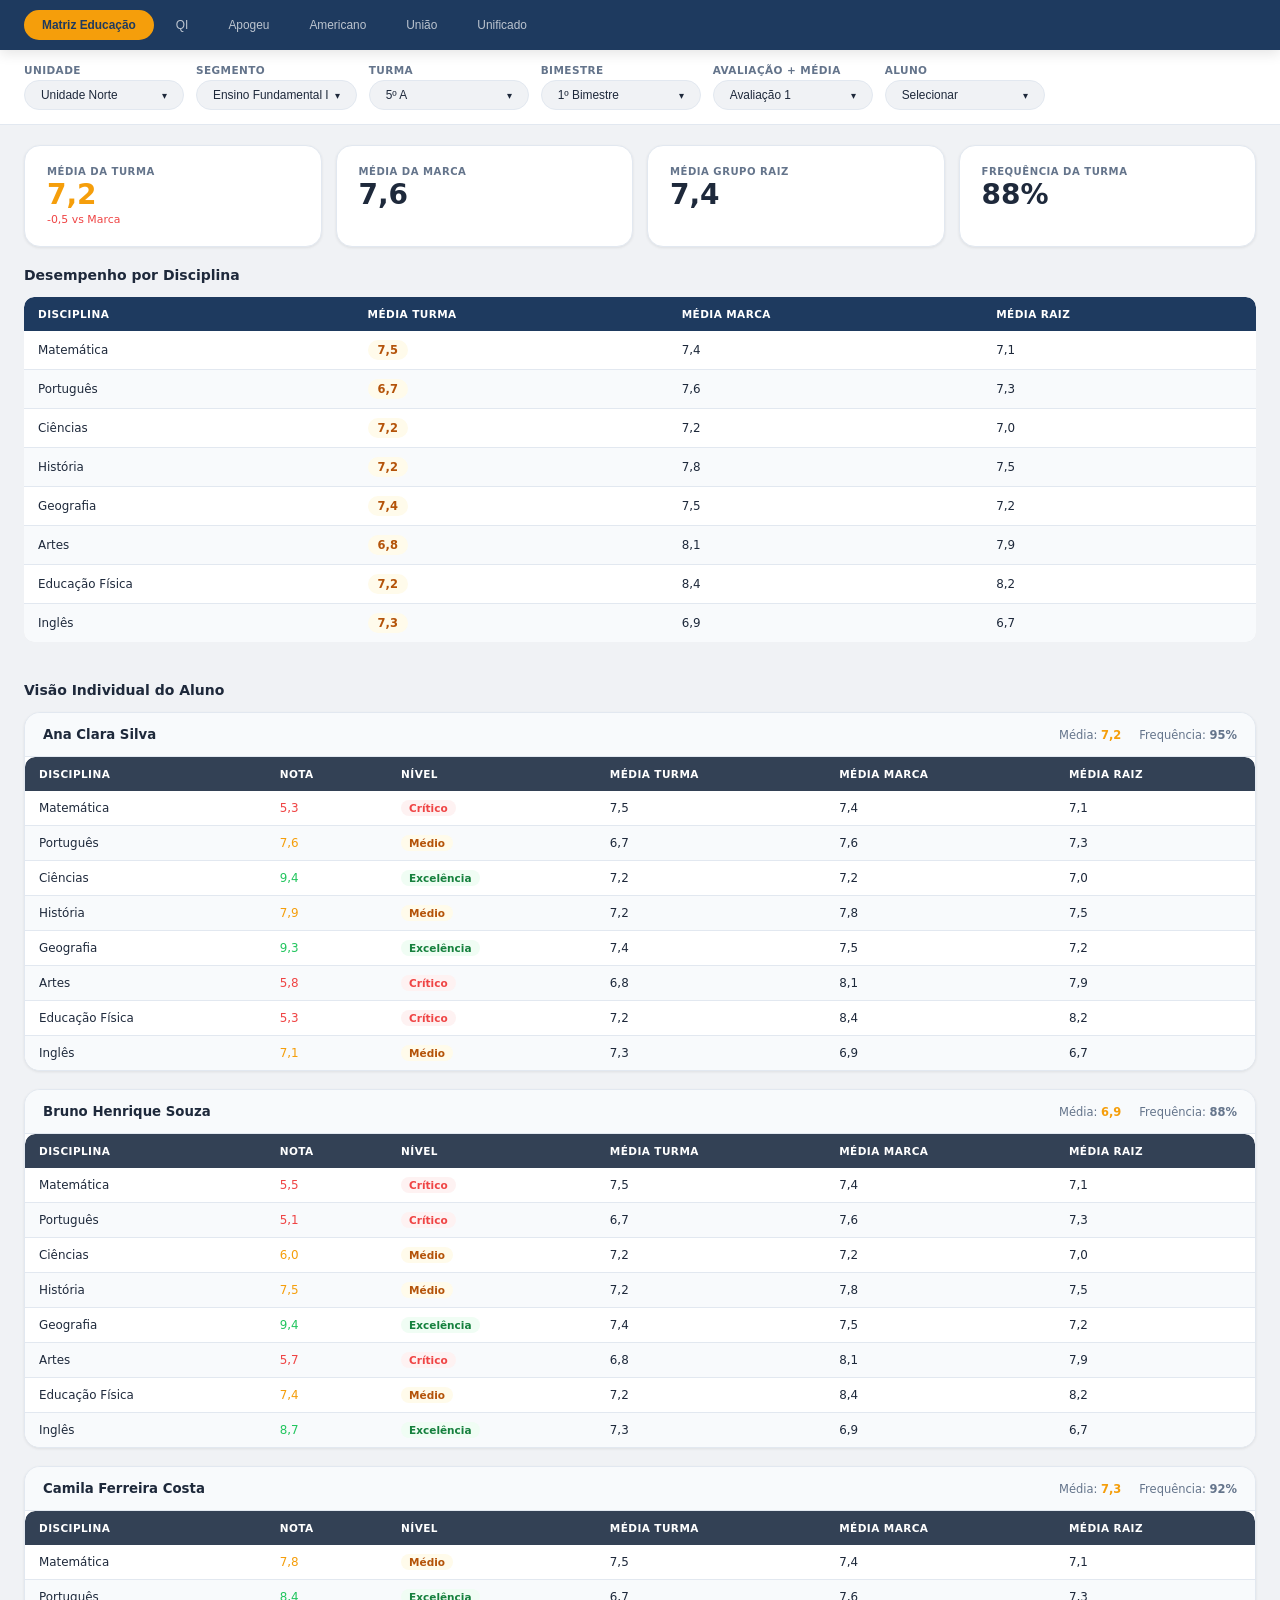
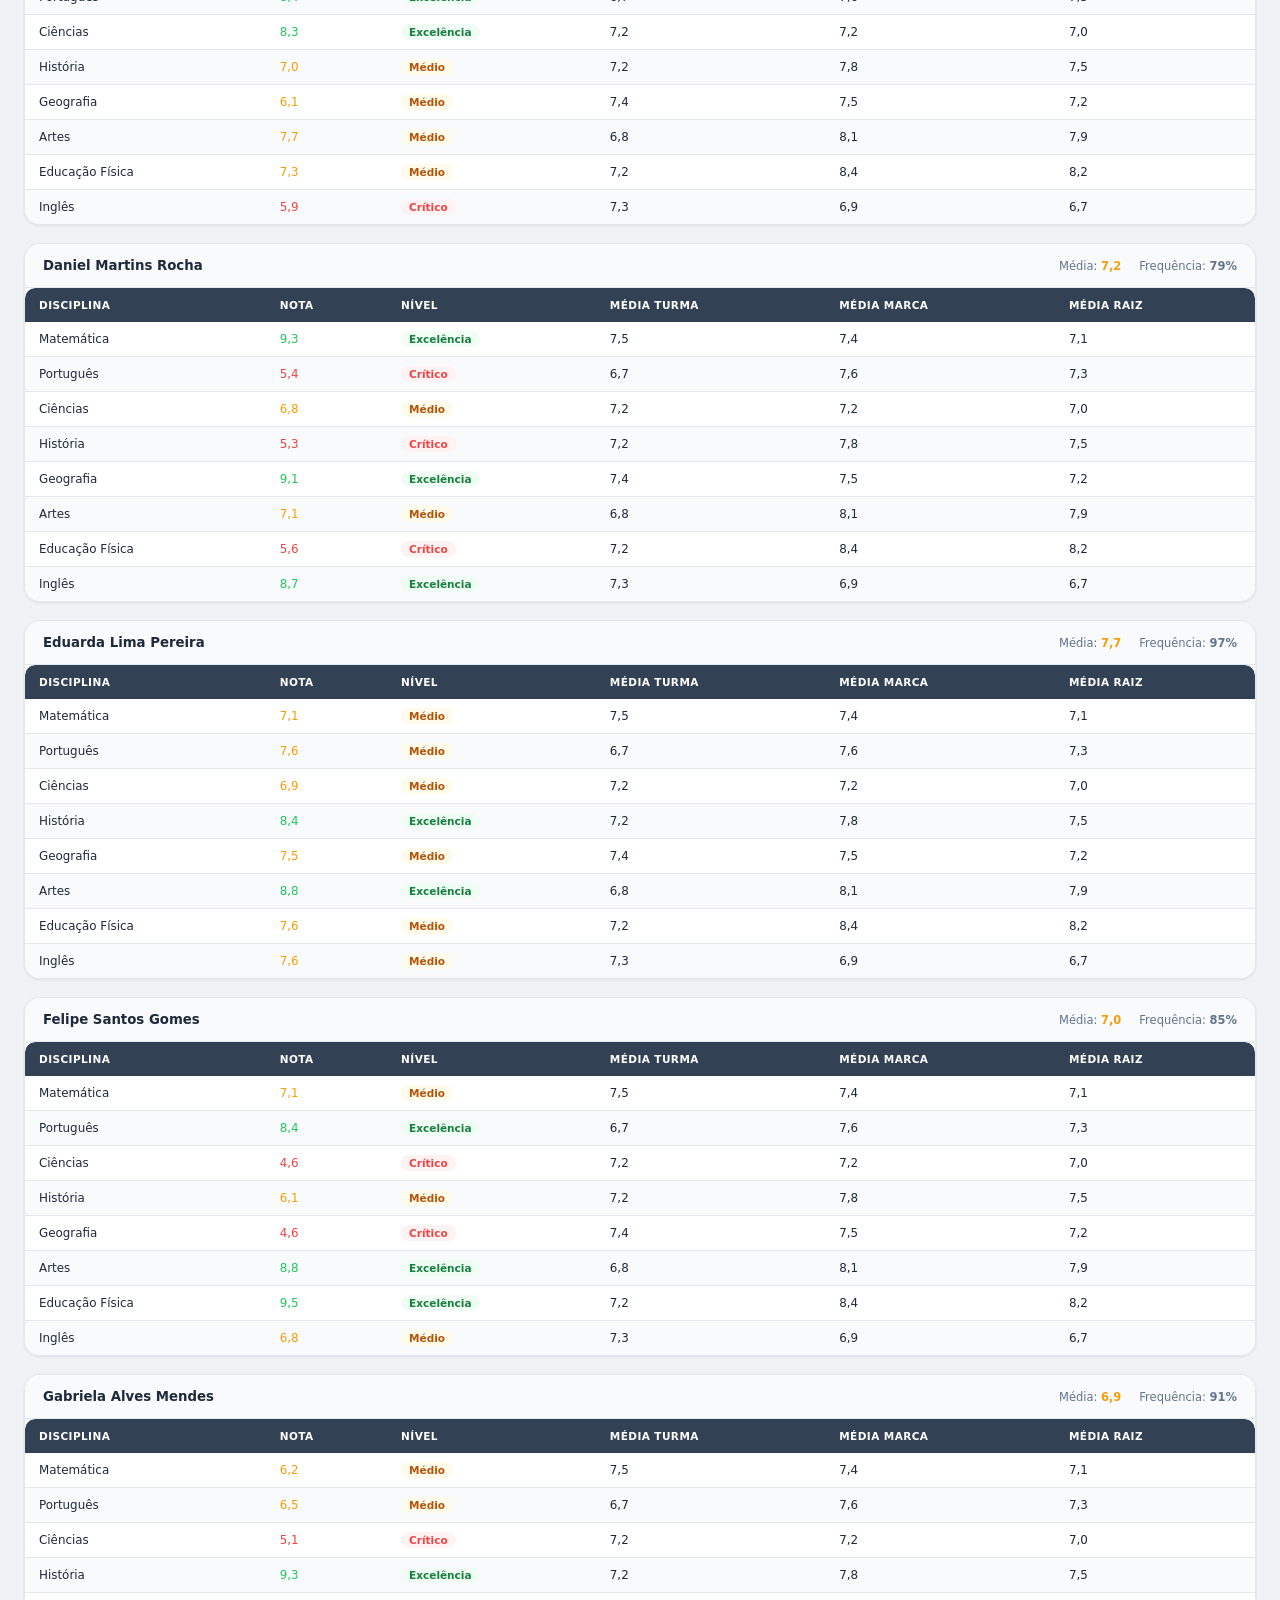
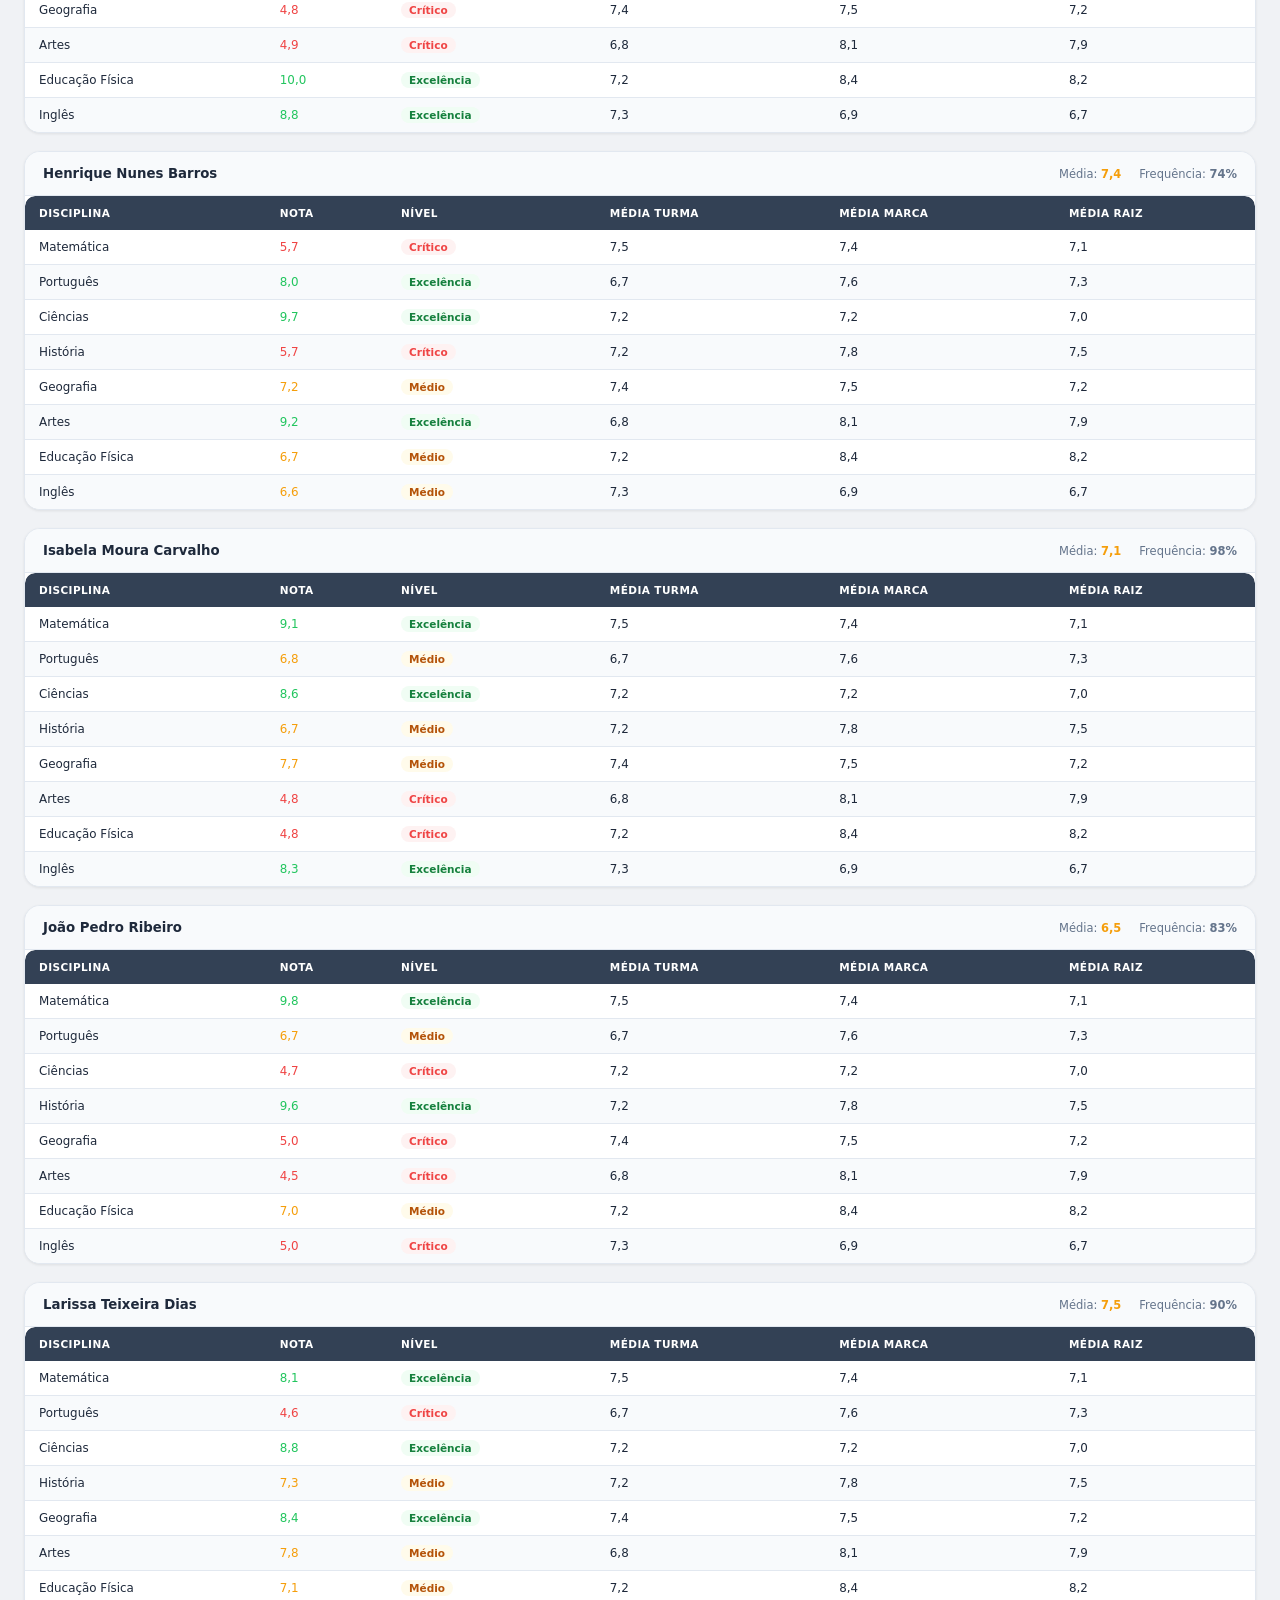
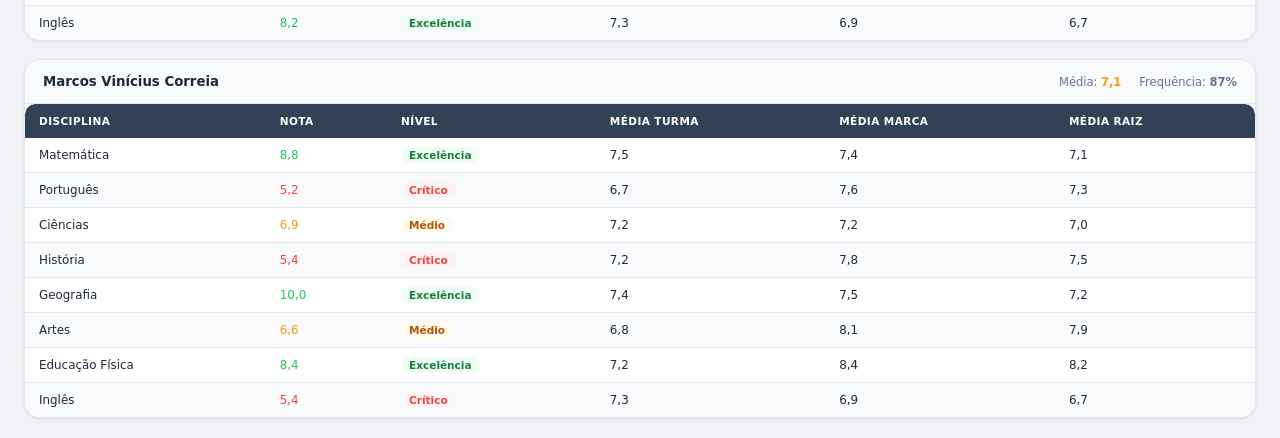
<file: index.html>
<!DOCTYPE html>
<html lang="pt-BR">
<head>
  <meta charset="UTF-8" />
  <meta name="viewport" content="width=device-width, initial-scale=1.0" />
  <title>Dashboard Pedagógico</title>
  <link rel="stylesheet" href="style.css" />
</head>
<body>

  <!-- Brand Bar -->
  <header class="brand-bar">
    <div class="brand-bar__inner">
      <button class="brand-btn active" data-brand="Matriz Educação">Matriz Educação</button>
      <button class="brand-btn" data-brand="QI">QI</button>
      <button class="brand-btn" data-brand="Apogeu">Apogeu</button>
      <button class="brand-btn" data-brand="Americano">Americano</button>
      <button class="brand-btn" data-brand="União">União</button>
      <button class="brand-btn" data-brand="Unificado">Unificado</button>
    </div>
  </header>

  <!-- Filters -->
  <section class="filters-bar">
    <div class="filters-bar__inner">

      <div class="filter-group">
        <label>Unidade</label>
        <div class="dropdown" id="dd-unidade">
          <button class="dropdown__toggle" type="button">Selecionar</button>
          <div class="dropdown__menu">
            <label><input type="radio" name="unidade" value="Unidade Norte" checked /> Unidade Norte</label>
            <label><input type="radio" name="unidade" value="Unidade Sul" /> Unidade Sul</label>
            <label><input type="radio" name="unidade" value="Unidade Centro" /> Unidade Centro</label>
          </div>
        </div>
      </div>

      <div class="filter-group">
        <label>Segmento</label>
        <div class="dropdown" id="dd-segmento">
          <button class="dropdown__toggle" type="button">Selecionar</button>
          <div class="dropdown__menu">
            <label><input type="radio" name="segmento" value="Ensino Fundamental I" checked /> Ensino Fundamental I</label>
            <label><input type="radio" name="segmento" value="Ensino Fundamental II" /> Ensino Fundamental II</label>
            <label><input type="radio" name="segmento" value="Ensino Médio" /> Ensino Médio</label>
          </div>
        </div>
      </div>

      <div class="filter-group">
        <label>Turma</label>
        <div class="dropdown" id="dd-turma">
          <button class="dropdown__toggle" type="button">Selecionar</button>
          <div class="dropdown__menu">
            <label><input type="radio" name="turma" value="5º A" checked /> 5º A</label>
            <label><input type="radio" name="turma" value="5º B" /> 5º B</label>
            <label><input type="radio" name="turma" value="6º A" /> 6º A</label>
          </div>
        </div>
      </div>

      <div class="filter-group">
        <label>Bimestre</label>
        <div class="dropdown" id="dd-bimestre">
          <button class="dropdown__toggle" type="button">Selecionar</button>
          <div class="dropdown__menu dropdown__menu--multi">
            <label><input type="checkbox" value="1º Bimestre" checked /> 1º Bimestre</label>
            <label><input type="checkbox" value="2º Bimestre" /> 2º Bimestre</label>
            <label><input type="checkbox" value="3º Bimestre" /> 3º Bimestre</label>
            <label><input type="checkbox" value="4º Bimestre" /> 4º Bimestre</label>
          </div>
        </div>
      </div>

      <div class="filter-group">
        <label>Avaliação + Média</label>
        <div class="dropdown" id="dd-avaliacao">
          <button class="dropdown__toggle" type="button">Selecionar</button>
          <div class="dropdown__menu">
            <label><input type="radio" name="avaliacao" value="Avaliação 1" checked /> Avaliação 1</label>
            <label><input type="radio" name="avaliacao" value="Avaliação 2" /> Avaliação 2</label>
            <label><input type="radio" name="avaliacao" value="Média Bimestral" /> Média Bimestral</label>
          </div>
        </div>
      </div>

      <div class="filter-group">
        <label>Aluno</label>
        <div class="dropdown" id="dd-aluno">
          <button class="dropdown__toggle" type="button">Selecionar</button>
          <div class="dropdown__menu dropdown__menu--multi dropdown__menu--scroll">
            <!-- populated by JS -->
          </div>
        </div>
      </div>

    </div>
  </section>

  <!-- KPIs -->
  <section class="kpi-section" id="kpi-section">
    <div class="kpi-card">
      <span class="kpi-card__label">Média da Turma</span>
      <span class="kpi-card__value" id="kpi-media-turma">—</span>
      <span class="kpi-card__sub" id="kpi-media-turma-sub"></span>
    </div>
    <div class="kpi-card">
      <span class="kpi-card__label">Média da Marca</span>
      <span class="kpi-card__value" id="kpi-media-marca">—</span>
    </div>
    <div class="kpi-card">
      <span class="kpi-card__label">Média Grupo Raiz</span>
      <span class="kpi-card__value" id="kpi-media-raiz">—</span>
    </div>
    <div class="kpi-card">
      <span class="kpi-card__label">Frequência da Turma</span>
      <span class="kpi-card__value" id="kpi-frequencia">—</span>
    </div>
  </section>

  <!-- Critical Block (only for Média Bimestral) -->
  <section class="critical-block" id="critical-block" style="display:none;">
    <h3 class="critical-block__title">Alunos em Nível Crítico</h3>
    <div class="critical-block__list" id="critical-list"></div>
  </section>

  <!-- Discipline Table -->
  <section class="table-section">
    <h2 class="section-title">Desempenho por Disciplina</h2>
    <div class="table-wrapper">
      <table class="data-table" id="discipline-table">
        <thead>
          <tr>
            <th>Disciplina</th>
            <th>Média Turma</th>
            <th>Média Marca</th>
            <th>Média Raiz</th>
          </tr>
        </thead>
        <tbody id="discipline-tbody"></tbody>
      </table>
    </div>
  </section>

  <!-- Student Cards -->
  <section class="students-section" id="students-section">
    <h2 class="section-title">Visão Individual do Aluno</h2>
    <div class="students-grid" id="students-grid"></div>
  </section>

  <script src="data.js"></script>
  <script src="app.js"></script>
</body>
</html>
</file>
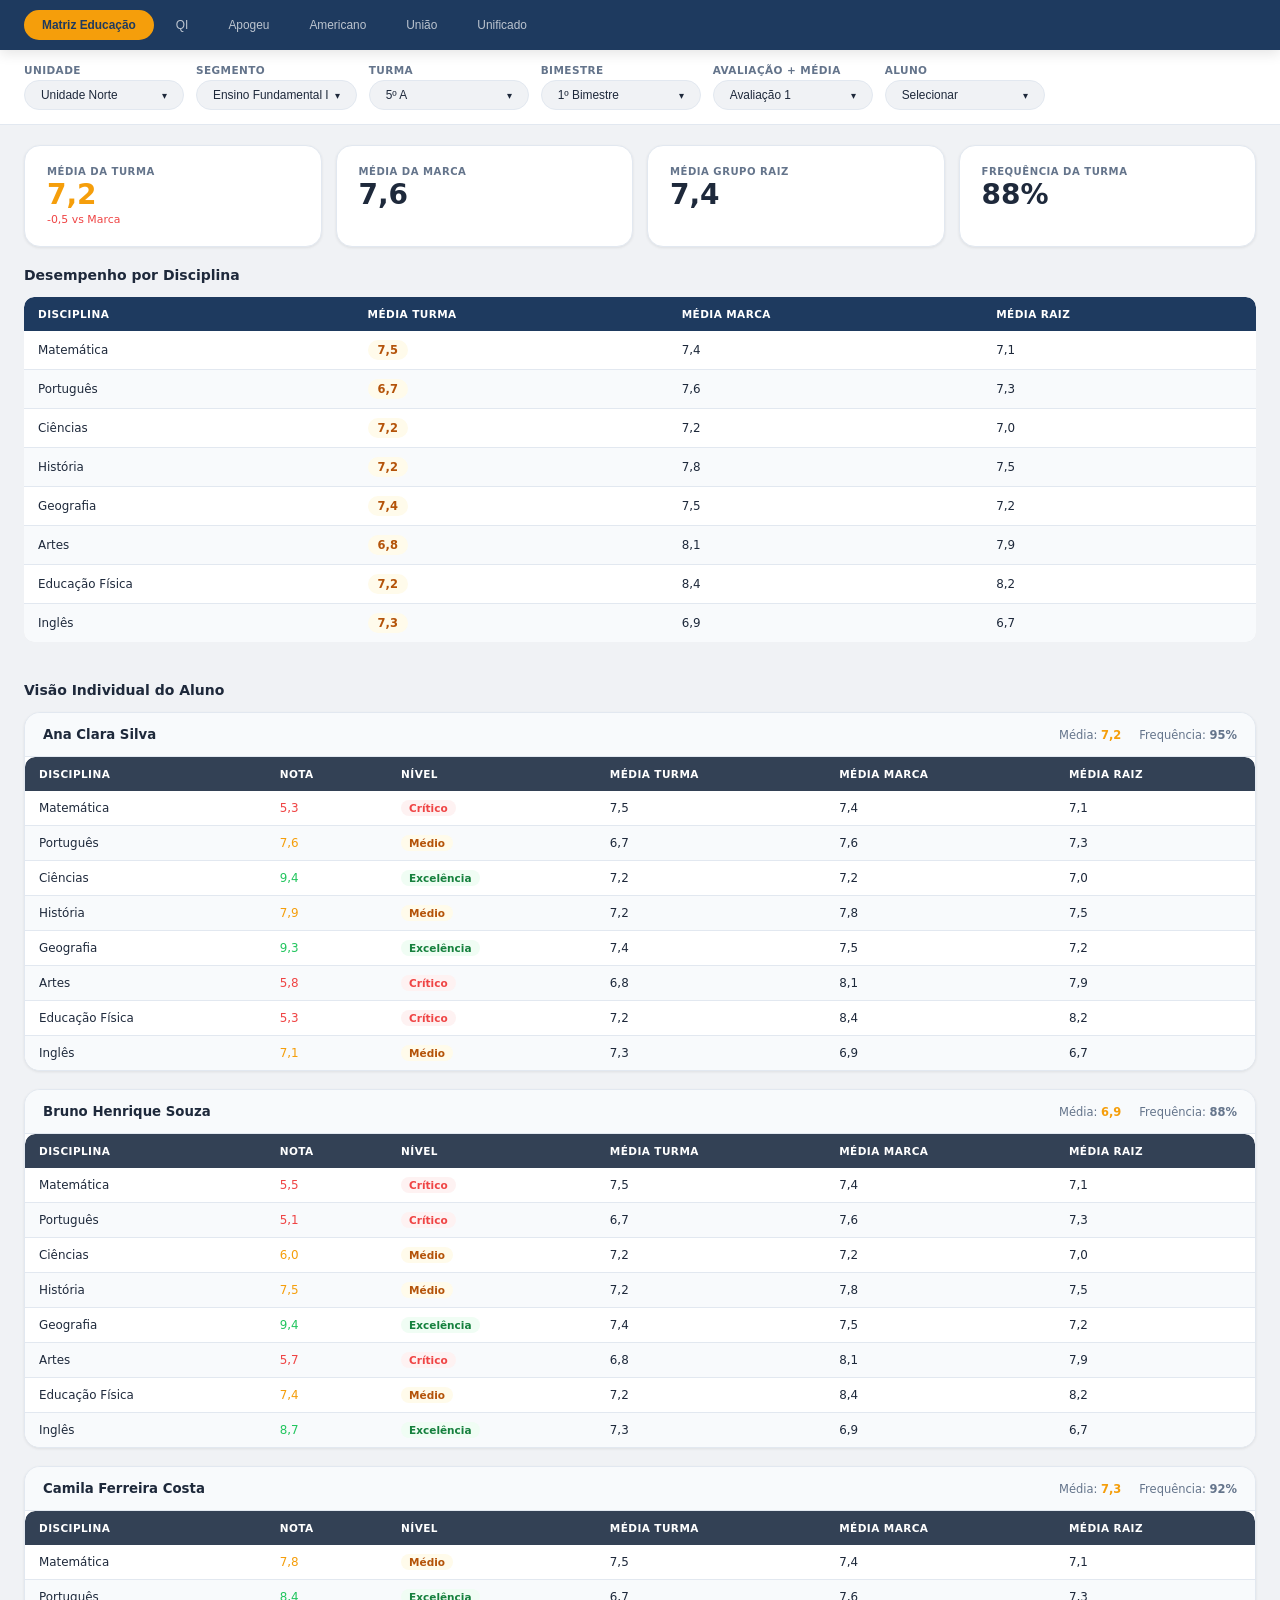
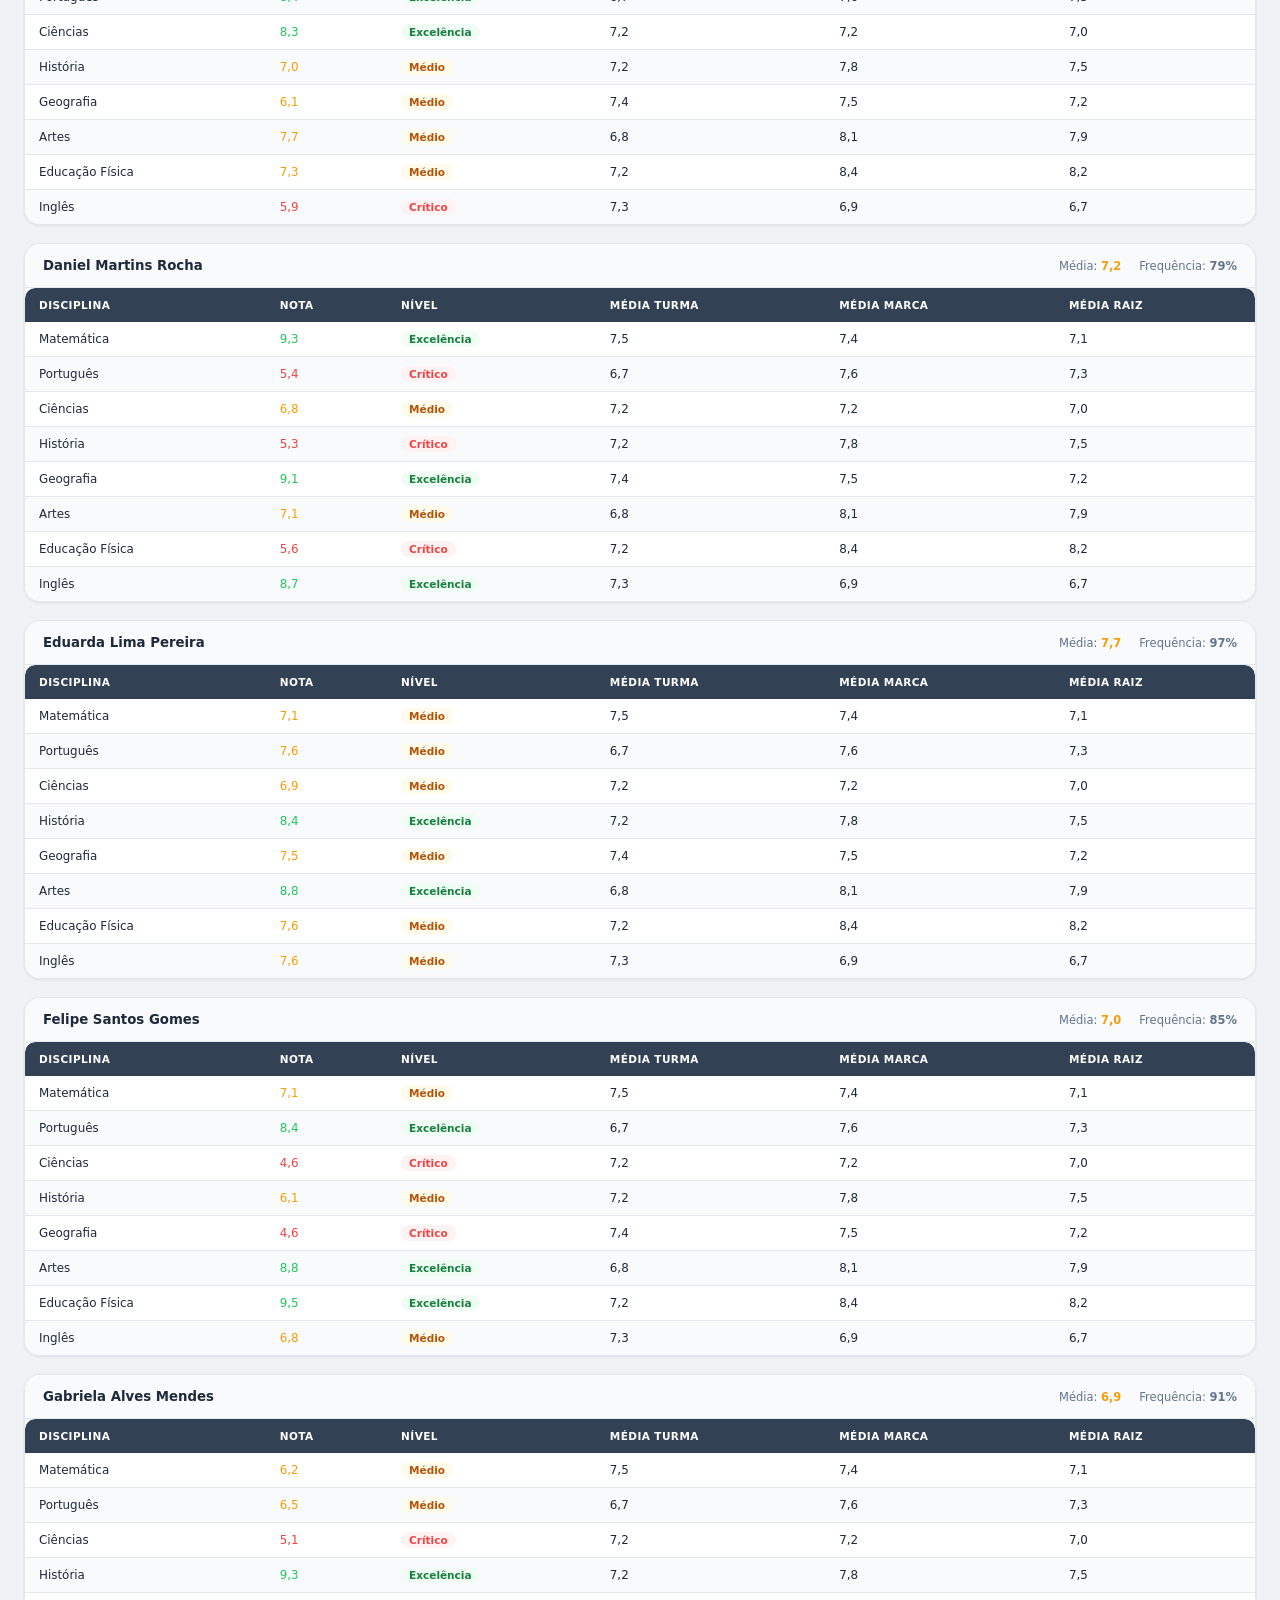
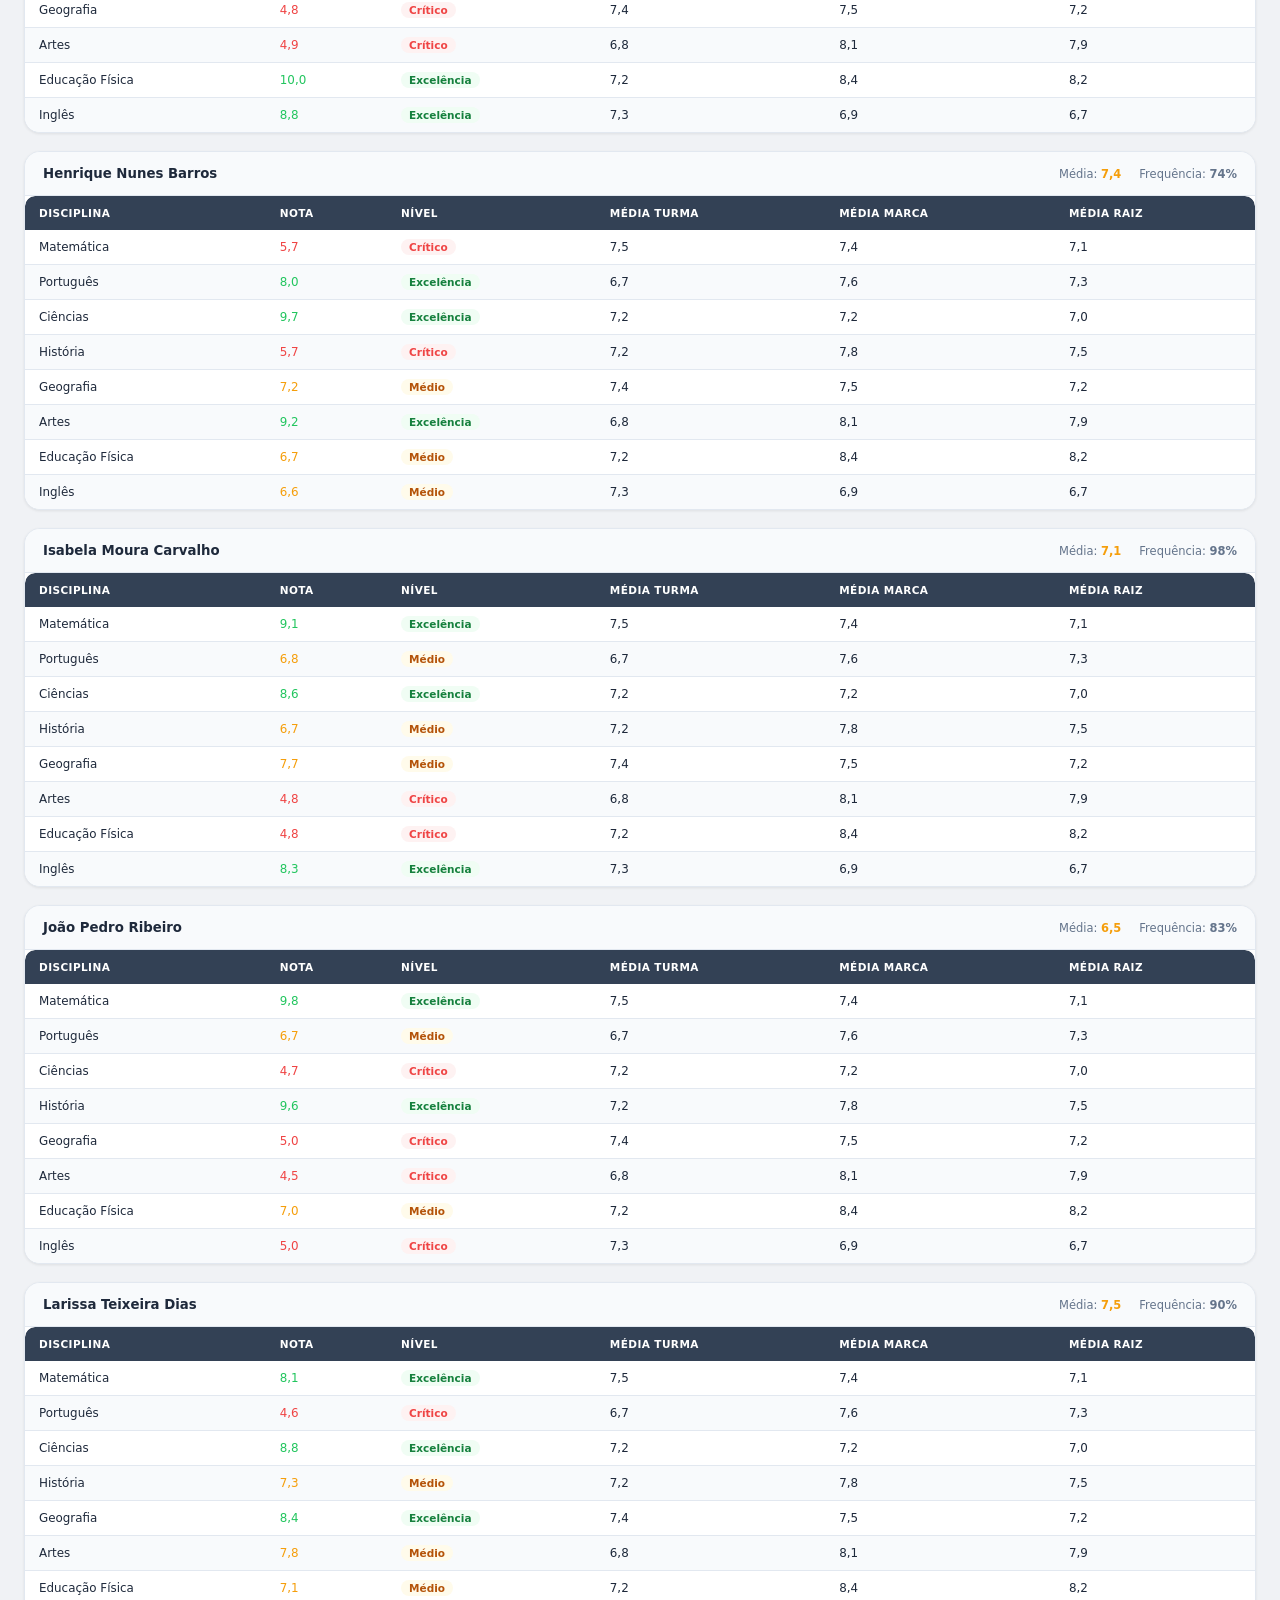
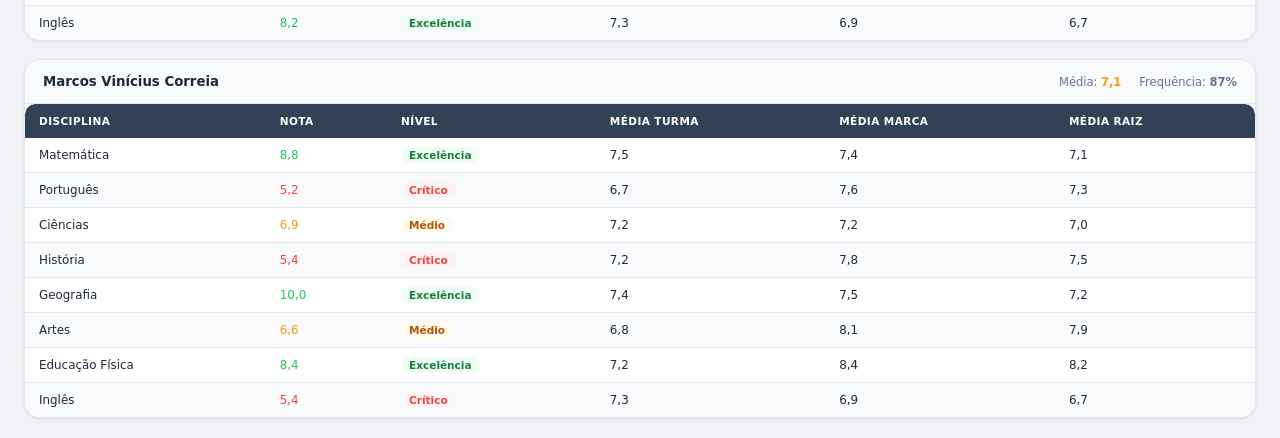
<file: dashboard.html>
<!DOCTYPE html>
<html lang="pt-BR">
<head>
  <meta charset="UTF-8" />
  <meta name="viewport" content="width=device-width, initial-scale=1.0" />
  <title>Dashboard Pedagógico</title>
  <style>
/* ─── Reset & base ─────────────────────────────────────────────────────────── */
*, *::before, *::after { box-sizing: border-box; margin: 0; padding: 0; }

:root {
  --color-bg:          #f0f2f5;
  --color-surface:     #ffffff;
  --color-border:      #e2e8f0;
  --color-text:        #1e293b;
  --color-text-muted:  #64748b;

  --color-brand-bg:    #1e3a5f;
  --color-brand-text:  #ffffff;
  --color-brand-active:#f59e0b;

  --color-critico:     #ef4444;
  --color-critico-bg:  #fef2f2;
  --color-medio:       #f59e0b;
  --color-medio-bg:    #fffbeb;
  --color-excelencia:  #22c55e;
  --color-excelencia-bg:#f0fdf4;

  --radius-sm: 6px;
  --radius-md: 10px;
  --radius-lg: 16px;

  --shadow-sm: 0 1px 3px rgba(0,0,0,.08);
  --shadow-md: 0 4px 12px rgba(0,0,0,.1);
}

html { font-size: 14px; }
body {
  font-family: 'Segoe UI', system-ui, sans-serif;
  background: var(--color-bg);
  color: var(--color-text);
  min-height: 100vh;
}

/* ─── Brand Bar ─────────────────────────────────────────────────────────────── */
.brand-bar {
  background: var(--color-brand-bg);
  position: sticky;
  top: 0;
  z-index: 100;
  box-shadow: var(--shadow-md);
}

.brand-bar__inner {
  display: flex;
  gap: 4px;
  padding: 10px 24px;
  overflow-x: auto;
  scrollbar-width: none;
}
.brand-bar__inner::-webkit-scrollbar { display: none; }

.brand-btn {
  flex-shrink: 0;
  background: transparent;
  border: 2px solid transparent;
  color: rgba(255,255,255,.7);
  padding: 6px 16px;
  border-radius: 999px;
  cursor: pointer;
  font-size: .85rem;
  font-weight: 500;
  transition: all .18s;
  white-space: nowrap;
}
.brand-btn:hover {
  color: #fff;
  border-color: rgba(255,255,255,.3);
}
.brand-btn.active {
  color: var(--color-brand-bg);
  background: var(--color-brand-active);
  border-color: var(--color-brand-active);
  font-weight: 700;
}

/* ─── Filters Bar ───────────────────────────────────────────────────────────── */
.filters-bar {
  background: var(--color-surface);
  border-bottom: 1px solid var(--color-border);
  padding: 14px 24px;
}

.filters-bar__inner {
  display: flex;
  flex-wrap: wrap;
  gap: 12px;
  align-items: flex-end;
}

.filter-group {
  display: flex;
  flex-direction: column;
  gap: 4px;
  min-width: 160px;
}

.filter-group > label {
  font-size: .75rem;
  font-weight: 600;
  color: var(--color-text-muted);
  text-transform: uppercase;
  letter-spacing: .04em;
}

/* ─── Dropdown ──────────────────────────────────────────────────────────────── */
.dropdown { position: relative; }

.dropdown__toggle {
  width: 100%;
  background: var(--color-bg);
  border: 1.5px solid var(--color-border);
  border-radius: 999px;
  padding: 7px 16px;
  font-size: .85rem;
  color: var(--color-text);
  cursor: pointer;
  text-align: left;
  white-space: nowrap;
  overflow: hidden;
  text-overflow: ellipsis;
  transition: border-color .15s, box-shadow .15s;
  display: flex;
  align-items: center;
  justify-content: space-between;
  gap: 6px;
}
.dropdown__toggle::after {
  content: '▾';
  font-size: .7rem;
  flex-shrink: 0;
  transition: transform .2s;
}
.dropdown.open .dropdown__toggle::after { transform: rotate(180deg); }

.dropdown__toggle:hover,
.dropdown.open .dropdown__toggle {
  border-color: var(--color-brand-bg);
  box-shadow: 0 0 0 3px rgba(30,58,95,.12);
  outline: none;
}

.dropdown__menu {
  display: none;
  position: absolute;
  top: calc(100% + 6px);
  left: 0;
  min-width: 200px;
  background: var(--color-surface);
  border: 1.5px solid var(--color-border);
  border-radius: var(--radius-md);
  box-shadow: var(--shadow-md);
  z-index: 200;
  padding: 6px 0;
}
.dropdown.open .dropdown__menu { display: block; }

.dropdown__menu--scroll { max-height: 240px; overflow-y: auto; }

.dropdown__menu label {
  display: flex;
  align-items: center;
  gap: 8px;
  padding: 7px 14px;
  font-size: .85rem;
  cursor: pointer;
  transition: background .12s;
}
.dropdown__menu label:hover { background: var(--color-bg); }
.dropdown__menu input { accent-color: var(--color-brand-bg); }

/* ─── Section layout ────────────────────────────────────────────────────────── */
.kpi-section,
.critical-block,
.table-section,
.students-section {
  padding: 20px 24px;
}

.section-title {
  font-size: 1rem;
  font-weight: 700;
  color: var(--color-text);
  margin-bottom: 14px;
}

/* ─── KPI Cards ─────────────────────────────────────────────────────────────── */
.kpi-section {
  display: grid;
  grid-template-columns: repeat(auto-fit, minmax(180px, 1fr));
  gap: 14px;
  padding-bottom: 0;
}

.kpi-card {
  background: var(--color-surface);
  border: 1px solid var(--color-border);
  border-radius: var(--radius-lg);
  padding: 20px 22px;
  display: flex;
  flex-direction: column;
  gap: 4px;
  box-shadow: var(--shadow-sm);
}

.kpi-card__label {
  font-size: .72rem;
  font-weight: 600;
  text-transform: uppercase;
  letter-spacing: .05em;
  color: var(--color-text-muted);
}

.kpi-card__value {
  font-size: 2rem;
  font-weight: 800;
  line-height: 1;
}

.kpi-card__sub {
  font-size: .78rem;
  font-weight: 500;
}

/* ─── Level colours ─────────────────────────────────────────────────────────── */
.level-critico     { color: var(--color-critico); }
.level-medio       { color: var(--color-medio); }
.level-excelencia  { color: var(--color-excelencia); }

.positive { color: var(--color-excelencia); }
.negative { color: var(--color-critico); }

/* ─── Badge ─────────────────────────────────────────────────────────────────── */
.badge {
  display: inline-block;
  padding: 3px 10px;
  border-radius: 999px;
  font-size: .82rem;
  font-weight: 700;
}
.badge--sm { font-size: .75rem; padding: 2px 8px; }

.badge--critico    { background: var(--color-critico-bg);    color: var(--color-critico); }
.badge--medio      { background: var(--color-medio-bg);      color: #b45309; }
.badge--excelencia { background: var(--color-excelencia-bg); color: #15803d; }

/* ─── Critical Block ────────────────────────────────────────────────────────── */
.critical-block {
  background: var(--color-critico-bg);
  border: 1.5px solid var(--color-critico);
  border-radius: var(--radius-lg);
  margin: 20px 24px 0;
  padding: 18px 22px;
}

.critical-block__title {
  font-size: .95rem;
  font-weight: 700;
  color: var(--color-critico);
  margin-bottom: 12px;
}

.critical-block__list { display: flex; flex-wrap: wrap; gap: 10px; }

.critical-student {
  background: #fff;
  border: 1px solid var(--color-critico);
  border-radius: var(--radius-md);
  padding: 10px 14px;
  display: flex;
  flex-direction: column;
  gap: 2px;
  min-width: 200px;
}

.critical-student__name { font-weight: 700; font-size: .88rem; }
.critical-student__avg  { font-size: .8rem;  color: var(--color-critico); font-weight: 600; }
.critical-student__discs { font-size: .75rem; color: var(--color-text-muted); }

.no-critical { font-size: .85rem; color: var(--color-text-muted); }

/* ─── Tables ────────────────────────────────────────────────────────────────── */
.table-wrapper { overflow-x: auto; border-radius: var(--radius-md); }

.data-table {
  width: 100%;
  border-collapse: collapse;
  background: var(--color-surface);
  box-shadow: var(--shadow-sm);
  border-radius: var(--radius-md);
  overflow: hidden;
}

.data-table thead th {
  background: var(--color-brand-bg);
  color: #fff;
  font-size: .75rem;
  font-weight: 600;
  text-transform: uppercase;
  letter-spacing: .04em;
  padding: 11px 14px;
  text-align: left;
  white-space: nowrap;
}

.data-table tbody tr { border-bottom: 1px solid var(--color-border); }
.data-table tbody tr:last-child { border-bottom: none; }
.data-table tbody tr:nth-child(even) { background: #f8fafc; }
.data-table tbody tr:hover { background: #f1f5f9; }

.data-table tbody td {
  padding: 9px 14px;
  font-size: .85rem;
  white-space: nowrap;
}

/* ─── Student Cards ─────────────────────────────────────────────────────────── */
.students-grid {
  display: flex;
  flex-direction: column;
  gap: 18px;
}

.student-card {
  background: var(--color-surface);
  border: 1px solid var(--color-border);
  border-radius: var(--radius-lg);
  box-shadow: var(--shadow-sm);
  overflow: hidden;
}

.student-card__header {
  display: flex;
  align-items: center;
  justify-content: space-between;
  flex-wrap: wrap;
  gap: 8px;
  padding: 14px 18px;
  background: #f8fafc;
  border-bottom: 1px solid var(--color-border);
}

.student-card__name {
  font-weight: 700;
  font-size: .95rem;
}

.student-card__meta {
  display: flex;
  gap: 18px;
  font-size: .82rem;
  color: var(--color-text-muted);
}

.data-table--student thead th { background: #334155; }

/* ─── Responsive ─────────────────────────────────────────────────────────────── */
@media (max-width: 640px) {
  .filters-bar__inner { gap: 8px; }
  .filter-group { min-width: 140px; }
  .kpi-section { grid-template-columns: 1fr 1fr; }
  .student-card__header { flex-direction: column; align-items: flex-start; }
}
  </style>
</head>
<body>

  <!-- Brand Bar -->
  <header class="brand-bar">
    <div class="brand-bar__inner">
      <button class="brand-btn active" data-brand="Matriz Educação">Matriz Educação</button>
      <button class="brand-btn" data-brand="QI">QI</button>
      <button class="brand-btn" data-brand="Apogeu">Apogeu</button>
      <button class="brand-btn" data-brand="Americano">Americano</button>
      <button class="brand-btn" data-brand="União">União</button>
      <button class="brand-btn" data-brand="Unificado">Unificado</button>
    </div>
  </header>

  <!-- Filters -->
  <section class="filters-bar">
    <div class="filters-bar__inner">

      <div class="filter-group">
        <label>Unidade</label>
        <div class="dropdown" id="dd-unidade">
          <button class="dropdown__toggle" type="button">Selecionar</button>
          <div class="dropdown__menu">
            <label><input type="radio" name="unidade" value="Unidade Norte" checked /> Unidade Norte</label>
            <label><input type="radio" name="unidade" value="Unidade Sul" /> Unidade Sul</label>
            <label><input type="radio" name="unidade" value="Unidade Centro" /> Unidade Centro</label>
          </div>
        </div>
      </div>

      <div class="filter-group">
        <label>Segmento</label>
        <div class="dropdown" id="dd-segmento">
          <button class="dropdown__toggle" type="button">Selecionar</button>
          <div class="dropdown__menu">
            <label><input type="radio" name="segmento" value="Ensino Fundamental I" checked /> Ensino Fundamental I</label>
            <label><input type="radio" name="segmento" value="Ensino Fundamental II" /> Ensino Fundamental II</label>
            <label><input type="radio" name="segmento" value="Ensino Médio" /> Ensino Médio</label>
          </div>
        </div>
      </div>

      <div class="filter-group">
        <label>Turma</label>
        <div class="dropdown" id="dd-turma">
          <button class="dropdown__toggle" type="button">Selecionar</button>
          <div class="dropdown__menu">
            <label><input type="radio" name="turma" value="5º A" checked /> 5º A</label>
            <label><input type="radio" name="turma" value="5º B" /> 5º B</label>
            <label><input type="radio" name="turma" value="6º A" /> 6º A</label>
          </div>
        </div>
      </div>

      <div class="filter-group">
        <label>Bimestre</label>
        <div class="dropdown" id="dd-bimestre">
          <button class="dropdown__toggle" type="button">Selecionar</button>
          <div class="dropdown__menu dropdown__menu--multi">
            <label><input type="checkbox" value="1º Bimestre" checked /> 1º Bimestre</label>
            <label><input type="checkbox" value="2º Bimestre" /> 2º Bimestre</label>
            <label><input type="checkbox" value="3º Bimestre" /> 3º Bimestre</label>
            <label><input type="checkbox" value="4º Bimestre" /> 4º Bimestre</label>
          </div>
        </div>
      </div>

      <div class="filter-group">
        <label>Avaliação + Média</label>
        <div class="dropdown" id="dd-avaliacao">
          <button class="dropdown__toggle" type="button">Selecionar</button>
          <div class="dropdown__menu">
            <label><input type="radio" name="avaliacao" value="Avaliação 1" checked /> Avaliação 1</label>
            <label><input type="radio" name="avaliacao" value="Avaliação 2" /> Avaliação 2</label>
            <label><input type="radio" name="avaliacao" value="Média Bimestral" /> Média Bimestral</label>
          </div>
        </div>
      </div>

      <div class="filter-group">
        <label>Aluno</label>
        <div class="dropdown" id="dd-aluno">
          <button class="dropdown__toggle" type="button">Selecionar</button>
          <div class="dropdown__menu dropdown__menu--multi dropdown__menu--scroll">
            <!-- populated by JS -->
          </div>
        </div>
      </div>

    </div>
  </section>

  <!-- KPIs -->
  <section class="kpi-section" id="kpi-section">
    <div class="kpi-card">
      <span class="kpi-card__label">Média da Turma</span>
      <span class="kpi-card__value" id="kpi-media-turma">—</span>
      <span class="kpi-card__sub" id="kpi-media-turma-sub"></span>
    </div>
    <div class="kpi-card">
      <span class="kpi-card__label">Média da Marca</span>
      <span class="kpi-card__value" id="kpi-media-marca">—</span>
    </div>
    <div class="kpi-card">
      <span class="kpi-card__label">Média Grupo Raiz</span>
      <span class="kpi-card__value" id="kpi-media-raiz">—</span>
    </div>
    <div class="kpi-card">
      <span class="kpi-card__label">Frequência da Turma</span>
      <span class="kpi-card__value" id="kpi-frequencia">—</span>
    </div>
  </section>

  <!-- Critical Block (only for Média Bimestral) -->
  <section class="critical-block" id="critical-block" style="display:none;">
    <h3 class="critical-block__title">Alunos em Nível Crítico</h3>
    <div class="critical-block__list" id="critical-list"></div>
  </section>

  <!-- Discipline Table -->
  <section class="table-section">
    <h2 class="section-title">Desempenho por Disciplina</h2>
    <div class="table-wrapper">
      <table class="data-table" id="discipline-table">
        <thead>
          <tr>
            <th>Disciplina</th>
            <th>Média Turma</th>
            <th>Média Marca</th>
            <th>Média Raiz</th>
          </tr>
        </thead>
        <tbody id="discipline-tbody"></tbody>
      </table>
    </div>
  </section>

  <!-- Student Cards -->
  <section class="students-section" id="students-section">
    <h2 class="section-title">Visão Individual do Aluno</h2>
    <div class="students-grid" id="students-grid"></div>
  </section>

  <script>
// ─── Data ─────────────────────────────────────────────────────────────────────
const DISCIPLINES = [
  'Matemática','Português','Ciências','História',
  'Geografia','Artes','Educação Física','Inglês',
];

const STUDENTS = [
  'Ana Clara Silva','Bruno Henrique Souza','Camila Ferreira Costa',
  'Daniel Martins Rocha','Eduarda Lima Pereira','Felipe Santos Gomes',
  'Gabriela Alves Mendes','Henrique Nunes Barros','Isabela Moura Carvalho',
  'João Pedro Ribeiro','Larissa Teixeira Dias','Marcos Vinícius Correia',
];

const BRAND_AVERAGES = {
  'Matemática':7.4,'Português':7.6,'Ciências':7.2,'História':7.8,
  'Geografia':7.5,'Artes':8.1,'Educação Física':8.4,'Inglês':6.9,
};

const RAIZ_AVERAGES = {
  'Matemática':7.1,'Português':7.3,'Ciências':7.0,'História':7.5,
  'Geografia':7.2,'Artes':7.9,'Educação Física':8.2,'Inglês':6.7,
};

const STUDENT_FREQUENCY = {
  'Ana Clara Silva':95,'Bruno Henrique Souza':88,'Camila Ferreira Costa':92,
  'Daniel Martins Rocha':79,'Eduarda Lima Pereira':97,'Felipe Santos Gomes':85,
  'Gabriela Alves Mendes':91,'Henrique Nunes Barros':74,'Isabela Moura Carvalho':98,
  'João Pedro Ribeiro':83,'Larissa Teixeira Dias':90,'Marcos Vinícius Correia':87,
};

function seededRandom(seed) {
  let s = seed;
  return function () { s = (s * 9301 + 49297) % 233280; return s / 233280; };
}
function hashStr(str) {
  let h = 0;
  for (let i = 0; i < str.length; i++) h = (Math.imul(31, h) + str.charCodeAt(i)) | 0;
  return Math.abs(h);
}
function getStudentScore(student, discipline, evaluation) {
  const rng = seededRandom(hashStr(student + discipline + evaluation));
  return Math.round((4.5 + rng() * 5.5) * 10) / 10;
}
function buildData(evaluation) {
  const studentScores = {};
  const sums = {}, counts = {};
  DISCIPLINES.forEach(d => { sums[d] = 0; counts[d] = 0; });
  STUDENTS.forEach(student => {
    studentScores[student] = {};
    DISCIPLINES.forEach(disc => {
      const score = getStudentScore(student, disc, evaluation);
      studentScores[student][disc] = score;
      sums[disc] += score; counts[disc]++;
    });
  });
  const classByDiscipline = {};
  DISCIPLINES.forEach(d => { classByDiscipline[d] = Math.round((sums[d] / counts[d]) * 10) / 10; });
  const freqValues = Object.values(STUDENT_FREQUENCY);
  const classFrequency = Math.round(freqValues.reduce((a, b) => a + b, 0) / freqValues.length);
  return { classByDiscipline, studentScores, classFrequency };
}

// ─── State ────────────────────────────────────────────────────────────────────
const state = {
  brand:'Matriz Educação', unidade:'Unidade Norte',
  segmento:'Ensino Fundamental I', turma:'5º A',
  bimestres:['1º Bimestre'], avaliacao:'Avaliação 1', alunos:[],
};

// ─── Helpers ──────────────────────────────────────────────────────────────────
function level(s) { return s < 6 ? 'critico' : s < 8 ? 'medio' : 'excelencia'; }
function levelLabel(s) { return s < 6 ? 'Crítico' : s < 8 ? 'Médio' : 'Excelência'; }
function fmt(n) { return Number(n).toFixed(1).replace('.', ','); }
function avgOf(arr) { return arr.length ? arr.reduce((a,b)=>a+b,0)/arr.length : 0; }

// ─── Dropdowns ────────────────────────────────────────────────────────────────
function initDropdowns() {
  document.querySelectorAll('.dropdown').forEach(dd => {
    dd.querySelector('.dropdown__toggle').addEventListener('click', e => {
      e.stopPropagation();
      document.querySelectorAll('.dropdown.open').forEach(o => { if (o!==dd) o.classList.remove('open'); });
      dd.classList.toggle('open');
    });
  });
  document.addEventListener('click', () => {
    document.querySelectorAll('.dropdown.open').forEach(o => o.classList.remove('open'));
  });
  document.querySelectorAll('.dropdown__menu').forEach(m => m.addEventListener('click', e => e.stopPropagation()));

  ['unidade','segmento','turma','avaliacao'].forEach(name => {
    document.querySelectorAll(`input[name="${name}"]`).forEach(radio => {
      radio.addEventListener('change', () => {
        state[name] = radio.value;
        syncToggleLabel(radio.closest('.dropdown'));
        render();
      });
    });
  });

  const ddBimestre = document.getElementById('dd-bimestre');
  ddBimestre.querySelectorAll('input[type="checkbox"]').forEach(cb => {
    cb.addEventListener('change', () => {
      state.bimestres = [...ddBimestre.querySelectorAll('input:checked')].map(c => c.value);
      if (!state.bimestres.length) { cb.checked = true; state.bimestres = [cb.value]; }
      syncToggleLabel(ddBimestre);
      render();
    });
  });

  const alunoMenu = document.querySelector('#dd-aluno .dropdown__menu');
  alunoMenu.innerHTML = STUDENTS.map(s =>
    `<label><input type="checkbox" value="${s}" /> ${s}</label>`
  ).join('');
  alunoMenu.querySelectorAll('input[type="checkbox"]').forEach(cb => {
    cb.addEventListener('change', () => {
      state.alunos = [...alunoMenu.querySelectorAll('input:checked')].map(c => c.value);
      syncToggleLabel(document.getElementById('dd-aluno'));
      render();
    });
  });

  document.querySelectorAll('.dropdown').forEach(syncToggleLabel);
}

function syncToggleLabel(dd) {
  const toggle = dd.querySelector('.dropdown__toggle');
  const checked = [...dd.querySelectorAll('input:checked')];
  toggle.textContent = !checked.length ? 'Selecionar'
    : checked.length === 1 ? checked[0].value
    : `${checked.length} selecionados`;
}

// ─── Brand bar ────────────────────────────────────────────────────────────────
function initBrandBar() {
  document.querySelectorAll('.brand-btn').forEach(btn => {
    btn.addEventListener('click', () => {
      document.querySelectorAll('.brand-btn').forEach(b => b.classList.remove('active'));
      btn.classList.add('active');
      state.brand = btn.dataset.brand;
      render();
    });
  });
}

// ─── Render ───────────────────────────────────────────────────────────────────
function render() {
  const { avaliacao, alunos } = state;
  const isBimestral = avaliacao === 'Média Bimestral';
  const { classByDiscipline, studentScores, classFrequency } = buildData(avaliacao);
  const activeStudents = alunos.length ? alunos : STUDENTS;

  // KPIs
  const classAvgAll = avgOf(DISCIPLINES.map(d => classByDiscipline[d]));
  const brandAvgAll = avgOf(Object.values(BRAND_AVERAGES));
  const raizAvgAll  = avgOf(Object.values(RAIZ_AVERAGES));

  const elTurma = document.getElementById('kpi-media-turma');
  elTurma.textContent = fmt(classAvgAll);
  elTurma.className = 'kpi-card__value level-' + level(classAvgAll);

  const diff = classAvgAll - brandAvgAll;
  const elSub = document.getElementById('kpi-media-turma-sub');
  elSub.textContent = (diff >= 0 ? '+' : '') + fmt(diff) + ' vs Marca';
  elSub.className = 'kpi-card__sub ' + (diff >= 0 ? 'positive' : 'negative');

  document.getElementById('kpi-media-marca').textContent = fmt(brandAvgAll);
  document.getElementById('kpi-media-raiz').textContent  = fmt(raizAvgAll);
  document.getElementById('kpi-frequencia').textContent  = classFrequency + '%';

  // Critical block
  const criticalBlock = document.getElementById('critical-block');
  if (isBimestral) {
    criticalBlock.style.display = '';
    const critStudents = activeStudents.filter(s => avgOf(DISCIPLINES.map(d => studentScores[s][d])) < 6);
    document.getElementById('critical-list').innerHTML = critStudents.length
      ? critStudents.map(s => {
          const avg = avgOf(DISCIPLINES.map(d => studentScores[s][d]));
          const critDiscs = DISCIPLINES.filter(d => studentScores[s][d] < 6);
          return `<div class="critical-student">
            <span class="critical-student__name">${s}</span>
            <span class="critical-student__avg">Média: ${fmt(avg)}</span>
            <span class="critical-student__discs">${critDiscs.join(', ')}</span>
          </div>`;
        }).join('')
      : '<p class="no-critical">Nenhum aluno em nível crítico.</p>';
  } else {
    criticalBlock.style.display = 'none';
  }

  // Discipline table
  document.getElementById('discipline-tbody').innerHTML = DISCIPLINES.map(disc => {
    const mt = classByDiscipline[disc];
    return `<tr>
      <td>${disc}</td>
      <td><span class="badge badge--${level(mt)}">${fmt(mt)}</span></td>
      <td>${fmt(BRAND_AVERAGES[disc])}</td>
      <td>${fmt(RAIZ_AVERAGES[disc])}</td>
    </tr>`;
  }).join('');

  // Student cards
  document.getElementById('students-grid').innerHTML = activeStudents.map(student => {
    const scores = studentScores[student];
    const avg = avgOf(DISCIPLINES.map(d => scores[d]));
    const rows = DISCIPLINES.map(disc => {
      const note = scores[disc];
      const lv = level(note);
      return `<tr>
        <td>${disc}</td>
        <td class="level-${lv}">${fmt(note)}</td>
        <td><span class="badge badge--${lv} badge--sm">${levelLabel(note)}</span></td>
        <td>${fmt(classByDiscipline[disc])}</td>
        <td>${fmt(BRAND_AVERAGES[disc])}</td>
        <td>${fmt(RAIZ_AVERAGES[disc])}</td>
      </tr>`;
    }).join('');
    return `<div class="student-card">
      <div class="student-card__header">
        <span class="student-card__name">${student}</span>
        <div class="student-card__meta">
          <span>Média: <strong class="level-${level(avg)}">${fmt(avg)}</strong></span>
          <span>Frequência: <strong>${STUDENT_FREQUENCY[student]}%</strong></span>
        </div>
      </div>
      <div class="table-wrapper">
        <table class="data-table data-table--student">
          <thead><tr>
            <th>Disciplina</th><th>Nota</th><th>Nível</th>
            <th>Média Turma</th><th>Média Marca</th><th>Média Raiz</th>
          </tr></thead>
          <tbody>${rows}</tbody>
        </table>
      </div>
    </div>`;
  }).join('');
}

// ─── Init ─────────────────────────────────────────────────────────────────────
document.addEventListener('DOMContentLoaded', () => {
  initBrandBar();
  initDropdowns();
  render();
});
  </script>
</body>
</html>
</file>
<file: style.css>
/* ─── Reset & base ─────────────────────────────────────────────────────────── */
*, *::before, *::after { box-sizing: border-box; margin: 0; padding: 0; }

:root {
  --color-bg:          #f0f2f5;
  --color-surface:     #ffffff;
  --color-border:      #e2e8f0;
  --color-text:        #1e293b;
  --color-text-muted:  #64748b;

  --color-brand-bg:    #1e3a5f;
  --color-brand-text:  #ffffff;
  --color-brand-active:#f59e0b;

  --color-critico:     #ef4444;
  --color-critico-bg:  #fef2f2;
  --color-medio:       #f59e0b;
  --color-medio-bg:    #fffbeb;
  --color-excelencia:  #22c55e;
  --color-excelencia-bg:#f0fdf4;

  --radius-sm: 6px;
  --radius-md: 10px;
  --radius-lg: 16px;

  --shadow-sm: 0 1px 3px rgba(0,0,0,.08);
  --shadow-md: 0 4px 12px rgba(0,0,0,.1);
}

html { font-size: 14px; }
body {
  font-family: 'Segoe UI', system-ui, sans-serif;
  background: var(--color-bg);
  color: var(--color-text);
  min-height: 100vh;
}

/* ─── Brand Bar ─────────────────────────────────────────────────────────────── */
.brand-bar {
  background: var(--color-brand-bg);
  position: sticky;
  top: 0;
  z-index: 100;
  box-shadow: var(--shadow-md);
}

.brand-bar__inner {
  display: flex;
  gap: 4px;
  padding: 10px 24px;
  overflow-x: auto;
  scrollbar-width: none;
}
.brand-bar__inner::-webkit-scrollbar { display: none; }

.brand-btn {
  flex-shrink: 0;
  background: transparent;
  border: 2px solid transparent;
  color: rgba(255,255,255,.7);
  padding: 6px 16px;
  border-radius: 999px;
  cursor: pointer;
  font-size: .85rem;
  font-weight: 500;
  transition: all .18s;
  white-space: nowrap;
}
.brand-btn:hover {
  color: #fff;
  border-color: rgba(255,255,255,.3);
}
.brand-btn.active {
  color: var(--color-brand-bg);
  background: var(--color-brand-active);
  border-color: var(--color-brand-active);
  font-weight: 700;
}

/* ─── Filters Bar ───────────────────────────────────────────────────────────── */
.filters-bar {
  background: var(--color-surface);
  border-bottom: 1px solid var(--color-border);
  padding: 14px 24px;
}

.filters-bar__inner {
  display: flex;
  flex-wrap: wrap;
  gap: 12px;
  align-items: flex-end;
}

.filter-group {
  display: flex;
  flex-direction: column;
  gap: 4px;
  min-width: 160px;
}

.filter-group > label {
  font-size: .75rem;
  font-weight: 600;
  color: var(--color-text-muted);
  text-transform: uppercase;
  letter-spacing: .04em;
}

/* ─── Dropdown ──────────────────────────────────────────────────────────────── */
.dropdown { position: relative; }

.dropdown__toggle {
  width: 100%;
  background: var(--color-bg);
  border: 1.5px solid var(--color-border);
  border-radius: 999px;
  padding: 7px 16px;
  font-size: .85rem;
  color: var(--color-text);
  cursor: pointer;
  text-align: left;
  white-space: nowrap;
  overflow: hidden;
  text-overflow: ellipsis;
  transition: border-color .15s, box-shadow .15s;
  display: flex;
  align-items: center;
  justify-content: space-between;
  gap: 6px;
}
.dropdown__toggle::after {
  content: '▾';
  font-size: .7rem;
  flex-shrink: 0;
  transition: transform .2s;
}
.dropdown.open .dropdown__toggle::after { transform: rotate(180deg); }

.dropdown__toggle:hover,
.dropdown.open .dropdown__toggle {
  border-color: var(--color-brand-bg);
  box-shadow: 0 0 0 3px rgba(30,58,95,.12);
  outline: none;
}

.dropdown__menu {
  display: none;
  position: absolute;
  top: calc(100% + 6px);
  left: 0;
  min-width: 200px;
  background: var(--color-surface);
  border: 1.5px solid var(--color-border);
  border-radius: var(--radius-md);
  box-shadow: var(--shadow-md);
  z-index: 200;
  padding: 6px 0;
}
.dropdown.open .dropdown__menu { display: block; }

.dropdown__menu--scroll { max-height: 240px; overflow-y: auto; }

.dropdown__menu label {
  display: flex;
  align-items: center;
  gap: 8px;
  padding: 7px 14px;
  font-size: .85rem;
  cursor: pointer;
  transition: background .12s;
}
.dropdown__menu label:hover { background: var(--color-bg); }
.dropdown__menu input { accent-color: var(--color-brand-bg); }

/* ─── Section layout ────────────────────────────────────────────────────────── */
.kpi-section,
.critical-block,
.table-section,
.students-section {
  padding: 20px 24px;
}

.section-title {
  font-size: 1rem;
  font-weight: 700;
  color: var(--color-text);
  margin-bottom: 14px;
}

/* ─── KPI Cards ─────────────────────────────────────────────────────────────── */
.kpi-section {
  display: grid;
  grid-template-columns: repeat(auto-fit, minmax(180px, 1fr));
  gap: 14px;
  padding-bottom: 0;
}

.kpi-card {
  background: var(--color-surface);
  border: 1px solid var(--color-border);
  border-radius: var(--radius-lg);
  padding: 20px 22px;
  display: flex;
  flex-direction: column;
  gap: 4px;
  box-shadow: var(--shadow-sm);
}

.kpi-card__label {
  font-size: .72rem;
  font-weight: 600;
  text-transform: uppercase;
  letter-spacing: .05em;
  color: var(--color-text-muted);
}

.kpi-card__value {
  font-size: 2rem;
  font-weight: 800;
  line-height: 1;
}

.kpi-card__sub {
  font-size: .78rem;
  font-weight: 500;
}

/* ─── Level colours ─────────────────────────────────────────────────────────── */
.level-critico     { color: var(--color-critico); }
.level-medio       { color: var(--color-medio); }
.level-excelencia  { color: var(--color-excelencia); }

.positive { color: var(--color-excelencia); }
.negative { color: var(--color-critico); }

/* ─── Badge ─────────────────────────────────────────────────────────────────── */
.badge {
  display: inline-block;
  padding: 3px 10px;
  border-radius: 999px;
  font-size: .82rem;
  font-weight: 700;
}
.badge--sm { font-size: .75rem; padding: 2px 8px; }

.badge--critico    { background: var(--color-critico-bg);    color: var(--color-critico); }
.badge--medio      { background: var(--color-medio-bg);      color: #b45309; }
.badge--excelencia { background: var(--color-excelencia-bg); color: #15803d; }

/* ─── Critical Block ────────────────────────────────────────────────────────── */
.critical-block {
  background: var(--color-critico-bg);
  border: 1.5px solid var(--color-critico);
  border-radius: var(--radius-lg);
  margin: 20px 24px 0;
  padding: 18px 22px;
}

.critical-block__title {
  font-size: .95rem;
  font-weight: 700;
  color: var(--color-critico);
  margin-bottom: 12px;
}

.critical-block__list { display: flex; flex-wrap: wrap; gap: 10px; }

.critical-student {
  background: #fff;
  border: 1px solid var(--color-critico);
  border-radius: var(--radius-md);
  padding: 10px 14px;
  display: flex;
  flex-direction: column;
  gap: 2px;
  min-width: 200px;
}

.critical-student__name { font-weight: 700; font-size: .88rem; }
.critical-student__avg  { font-size: .8rem;  color: var(--color-critico); font-weight: 600; }
.critical-student__discs { font-size: .75rem; color: var(--color-text-muted); }

.no-critical { font-size: .85rem; color: var(--color-text-muted); }

/* ─── Tables ────────────────────────────────────────────────────────────────── */
.table-wrapper { overflow-x: auto; border-radius: var(--radius-md); }

.data-table {
  width: 100%;
  border-collapse: collapse;
  background: var(--color-surface);
  box-shadow: var(--shadow-sm);
  border-radius: var(--radius-md);
  overflow: hidden;
}

.data-table thead th {
  background: var(--color-brand-bg);
  color: #fff;
  font-size: .75rem;
  font-weight: 600;
  text-transform: uppercase;
  letter-spacing: .04em;
  padding: 11px 14px;
  text-align: left;
  white-space: nowrap;
}

.data-table tbody tr { border-bottom: 1px solid var(--color-border); }
.data-table tbody tr:last-child { border-bottom: none; }
.data-table tbody tr:nth-child(even) { background: #f8fafc; }
.data-table tbody tr:hover { background: #f1f5f9; }

.data-table tbody td {
  padding: 9px 14px;
  font-size: .85rem;
  white-space: nowrap;
}

/* ─── Student Cards ─────────────────────────────────────────────────────────── */
.students-grid {
  display: flex;
  flex-direction: column;
  gap: 18px;
}

.student-card {
  background: var(--color-surface);
  border: 1px solid var(--color-border);
  border-radius: var(--radius-lg);
  box-shadow: var(--shadow-sm);
  overflow: hidden;
}

.student-card__header {
  display: flex;
  align-items: center;
  justify-content: space-between;
  flex-wrap: wrap;
  gap: 8px;
  padding: 14px 18px;
  background: #f8fafc;
  border-bottom: 1px solid var(--color-border);
}

.student-card__name {
  font-weight: 700;
  font-size: .95rem;
}

.student-card__meta {
  display: flex;
  gap: 18px;
  font-size: .82rem;
  color: var(--color-text-muted);
}

.data-table--student thead th { background: #334155; }

/* ─── Responsive ─────────────────────────────────────────────────────────────── */
@media (max-width: 640px) {
  .filters-bar__inner { gap: 8px; }
  .filter-group { min-width: 140px; }
  .kpi-section { grid-template-columns: 1fr 1fr; }
  .student-card__header { flex-direction: column; align-items: flex-start; }
}
</file>
